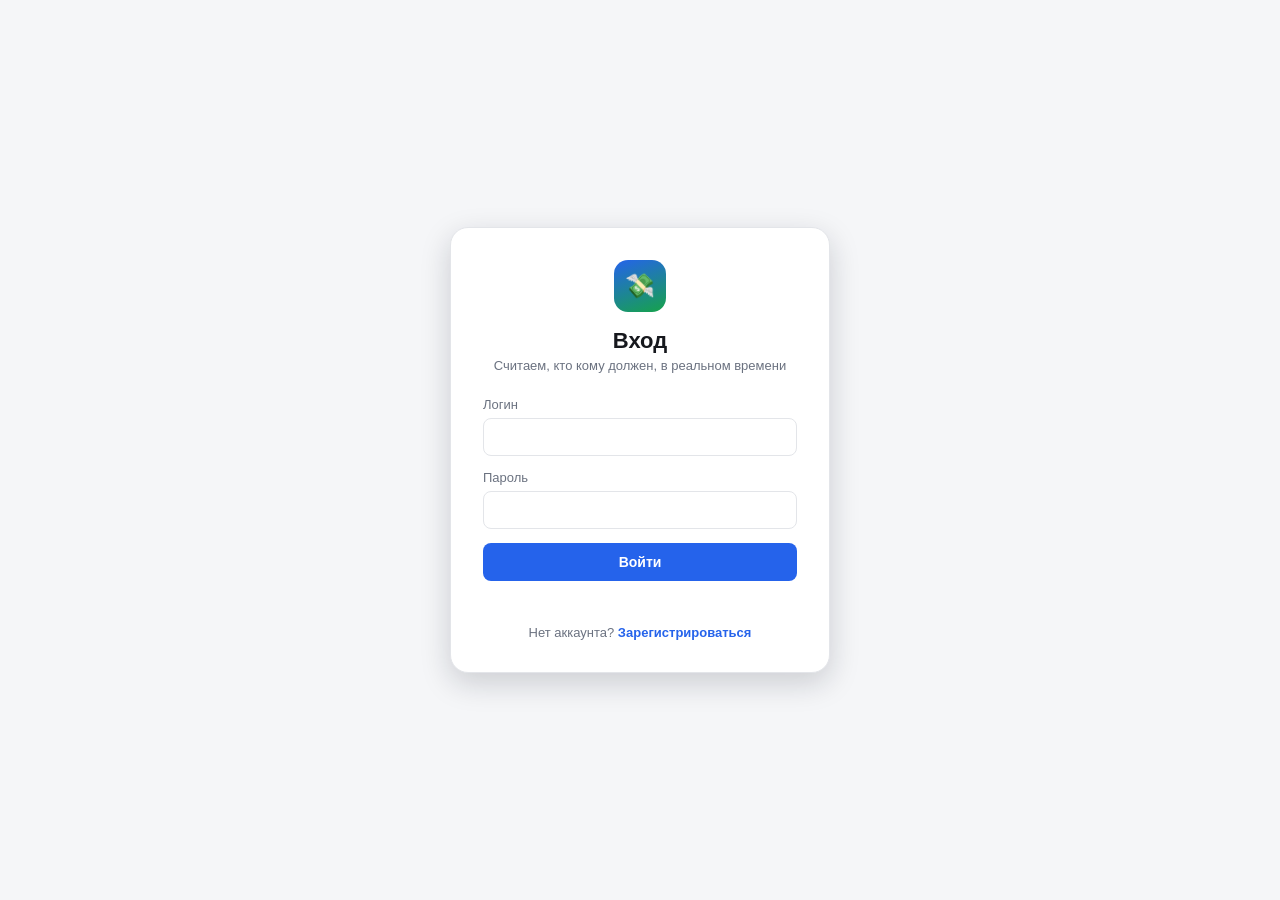
<file: frontend/index.html>
<!DOCTYPE html>
<html lang="ru">
<head>
<meta charset="UTF-8" />
<meta name="viewport" content="width=device-width, initial-scale=1.0" />
<meta name="theme-color" content="#2563eb" />
<title>Мои группы — Сплит-копилка</title>
<link rel="stylesheet" href="css/style.css" />
</head>
<body>
  <header class="topbar">
    <div class="brand"><span class="logo">💸</span> Сплит-копилка</div>
    <div class="topbar-spacer"></div>
    <div class="topbar-actions">
      <span class="muted" id="whoami"></span>
      <button class="text-btn" id="logout-btn">Выйти</button>
    </div>
  </header>

  <main class="page">
    <div class="card" id="join-card" style="display:none">
      <h3 style="margin-top:0">Присоединяемся…</h3>
      <p class="muted" id="join-status">Обрабатываем приглашение…</p>
    </div>

    <div class="page-header">
      <div>
        <h1 class="page-title">Мои группы</h1>
        <div class="page-subtitle">Выберите группу или создайте новую</div>
      </div>
    </div>

    <div class="groups-grid" id="groups-list">
      <div class="empty">Загрузка…</div>
    </div>

    <div class="row" style="align-items:start;margin-top:32px;flex-wrap:wrap">
      <div style="min-width:280px">
        <div class="section-title">Создать новую группу</div>
        <div class="card">
          <form id="create-group-form">
            <div class="field">
              <label for="group-name">Название группы</label>
              <input id="group-name" type="text" placeholder="Например: Сочи 2025" required maxlength="128" />
            </div>
            <div class="field">
              <label>Валюта расходов</label>
              <div class="currency-picker" id="group-currency-picker"></div>
            </div>
            <button class="btn block" type="submit">Создать</button>
            <div class="error" id="create-error"></div>
          </form>
        </div>
      </div>

      <div style="min-width:280px">
        <div class="section-title">Войти по ссылке-приглашению</div>
        <div class="card">
          <form id="join-form">
            <div class="field">
              <label for="invite-code">Код приглашения или ссылка</label>
              <input id="invite-code" type="text" placeholder="Вставьте код или ссылку" required />
            </div>
            <button class="btn secondary block" type="submit">Присоединиться</button>
            <div class="error" id="join-error"></div>
          </form>
        </div>
      </div>
    </div>
  </main>

  <!-- Group settings (opened from a group card's gear icon, before entering the group) -->
  <div class="modal-overlay" id="settings-modal-overlay">
    <div class="modal" id="settings-modal">
      <div class="modal-header">
        <h3>Настройки группы</h3>
        <button class="text-btn" id="settings-modal-close">Закрыть</button>
      </div>

      <form id="settings-form">
        <div class="field">
          <label for="settings-name">Название группы</label>
          <input id="settings-name" type="text" required maxlength="128" />
        </div>
        <div class="field">
          <label>Валюта</label>
          <div class="currency-picker" id="settings-currency-picker"></div>
        </div>
        <button class="btn block" type="submit">Сохранить</button>
        <div class="error" id="settings-error"></div>
      </form>

      <div class="section-title">Участники</div>
      <div class="list-group" id="settings-members-list"></div>

      <div style="margin-top:24px;padding-top:20px;border-top:1px solid var(--separator)">
        <button class="btn danger block" id="delete-group-btn" style="display:none">Удалить группу</button>
        <button class="btn secondary block" id="leave-group-btn" style="display:none">Покинуть группу</button>
      </div>
    </div>
  </div>

  <script src="js/api.js"></script>
  <script src="js/app.js"></script>
</body>
</html>
</file>
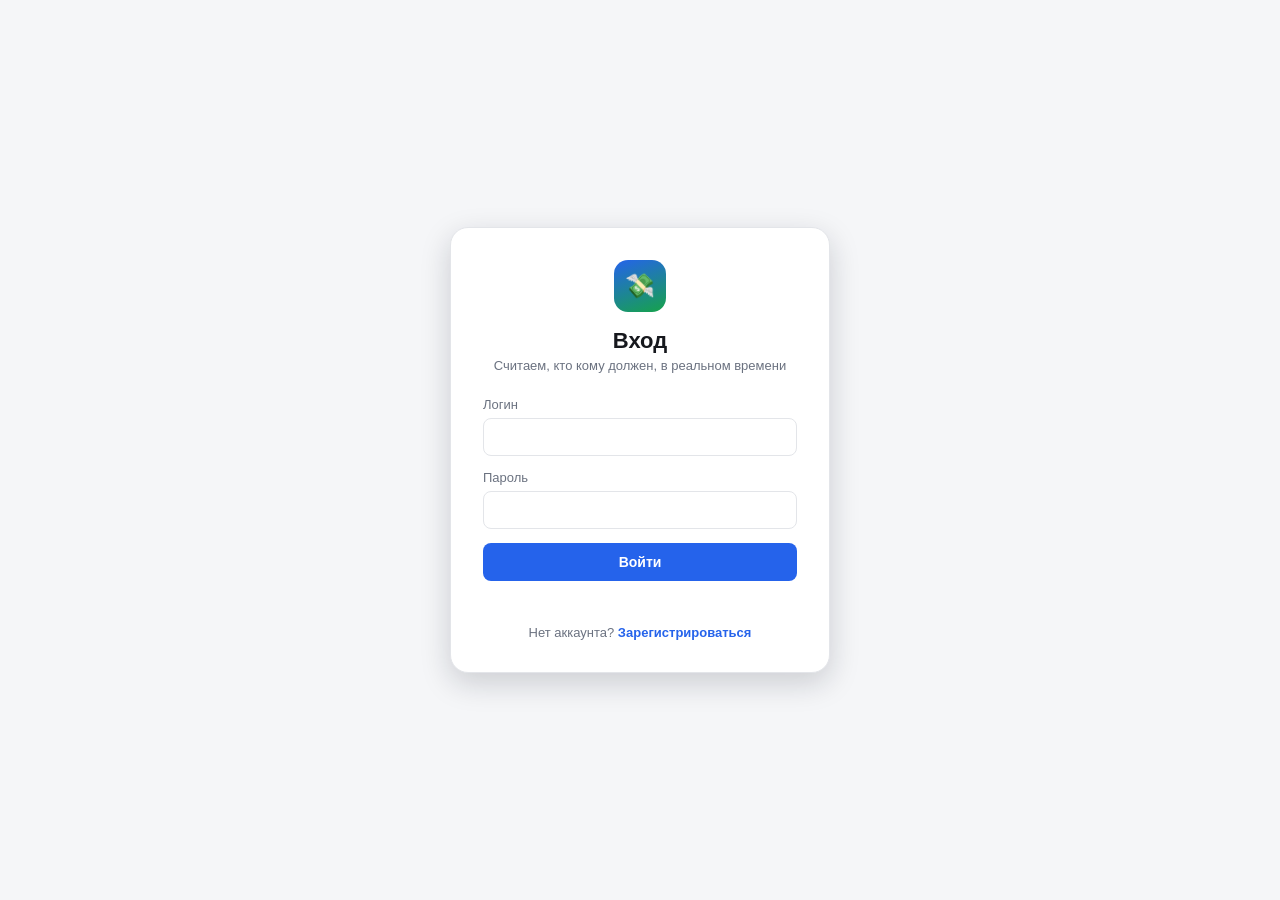
<file: frontend/group.html>
<!DOCTYPE html>
<html lang="ru">
<head>
<meta charset="UTF-8" />
<meta name="viewport" content="width=device-width, initial-scale=1.0" />
<meta name="theme-color" content="#2563eb" />
<title>Группа — Сплит-копилка</title>
<link rel="stylesheet" href="css/style.css" />
</head>
<body>
  <header class="topbar">
    <a href="index.html" class="back-link">← Мои группы</a>
    <div class="topbar-title" id="group-name">Загрузка…</div>
    <div class="topbar-actions">
      <span class="live-status"><span class="live-dot" id="live-dot" title="Статус соединения"></span> live</span>
    </div>
  </header>

  <main class="page">
    <div class="layout-columns">
      <aside>
        <div class="summary-card" id="summary-card">
          <div class="summary-label">Ваш баланс в группе</div>
          <div class="summary-value" id="my-balance">—</div>
          <div class="summary-hint" id="my-balance-hint">Загружаем данные…</div>
        </div>

        <div class="section-title">Участники</div>
        <div class="card">
          <div class="members-row" id="members-list"></div>
        </div>
      </aside>

      <section>
        <div class="toolbar">
          <div class="tabs" style="margin-bottom:0;border-bottom:none">
            <button class="tab-btn active" data-tab="mybalance">Баланс</button>
            <button class="tab-btn" data-tab="expenses">Расходы</button>
            <button class="tab-btn" data-tab="alldebts">Все долги</button>
            <button class="tab-btn" data-tab="analytics">Аналитика</button>
          </div>
          <button class="btn" id="open-expense-btn">+ Добавить трату</button>
        </div>

        <div id="tab-mybalance">
          <div class="list-group" id="mybalance-list"><div class="empty">Загрузка…</div></div>
        </div>

        <div id="tab-expenses" style="display:none">
          <div class="list-group" id="expenses-list"><div class="empty">Загрузка…</div></div>
        </div>

        <div id="tab-alldebts" style="display:none">
          <div class="section-title" style="margin-top:0">Общие задолженности в группе</div>
          <div class="list-group" id="all-debts-list"><div class="empty">Загрузка…</div></div>
        </div>

        <div id="tab-analytics" style="display:none">
          <div class="section-title" style="margin-top:0">Траты по месяцам</div>
          <div class="list-group" id="analytics-list"><div class="empty">Загрузка…</div></div>
        </div>
      </section>
    </div>
  </main>

  <!-- Add expense -->
  <div class="modal-overlay" id="modal-overlay">
    <div class="modal" id="expense-modal">
      <div class="modal-header">
        <h3>Новая трата</h3>
        <button class="text-btn" id="modal-close">Отмена</button>
      </div>

      <form id="expense-form">
        <div class="field">
          <label for="exp-description">Описание</label>
          <input id="exp-description" type="text" placeholder="Например: Ужин в кафе" required maxlength="256" />
        </div>
        <div class="row">
          <div class="field">
            <label for="exp-amount">Сумма</label>
            <input id="exp-amount" type="number" step="0.01" min="0.01" required />
          </div>
          <div class="field">
            <label for="exp-paid-by">Кто заплатил</label>
            <select id="exp-paid-by" required></select>
          </div>
        </div>

        <div class="field">
          <label>Разделить на</label>
          <div class="segmented">
            <input type="radio" name="split-type" id="split-equal" value="equal" checked />
            <label for="split-equal">Поровну</label>
            <input type="radio" name="split-type" id="split-custom" value="custom" />
            <label for="split-custom">Вручную</label>
          </div>
        </div>

        <div class="field">
          <label>Участники траты</label>
          <div id="participants-list"></div>
        </div>

        <button class="btn block" type="submit">Добавить трату</button>
        <div class="error" id="expense-error"></div>
      </form>
    </div>
  </div>

  <!-- Expense detail -->
  <div class="modal-overlay" id="detail-modal-overlay">
    <div class="modal" id="expense-detail-modal">
      <div class="modal-header">
        <h3 id="detail-title">Трата</h3>
        <button class="text-btn" id="detail-modal-close">Закрыть</button>
      </div>
      <div id="detail-body"></div>
    </div>
  </div>

  <script src="js/api.js"></script>
  <script src="js/group.js"></script>
</body>
</html>
</file>
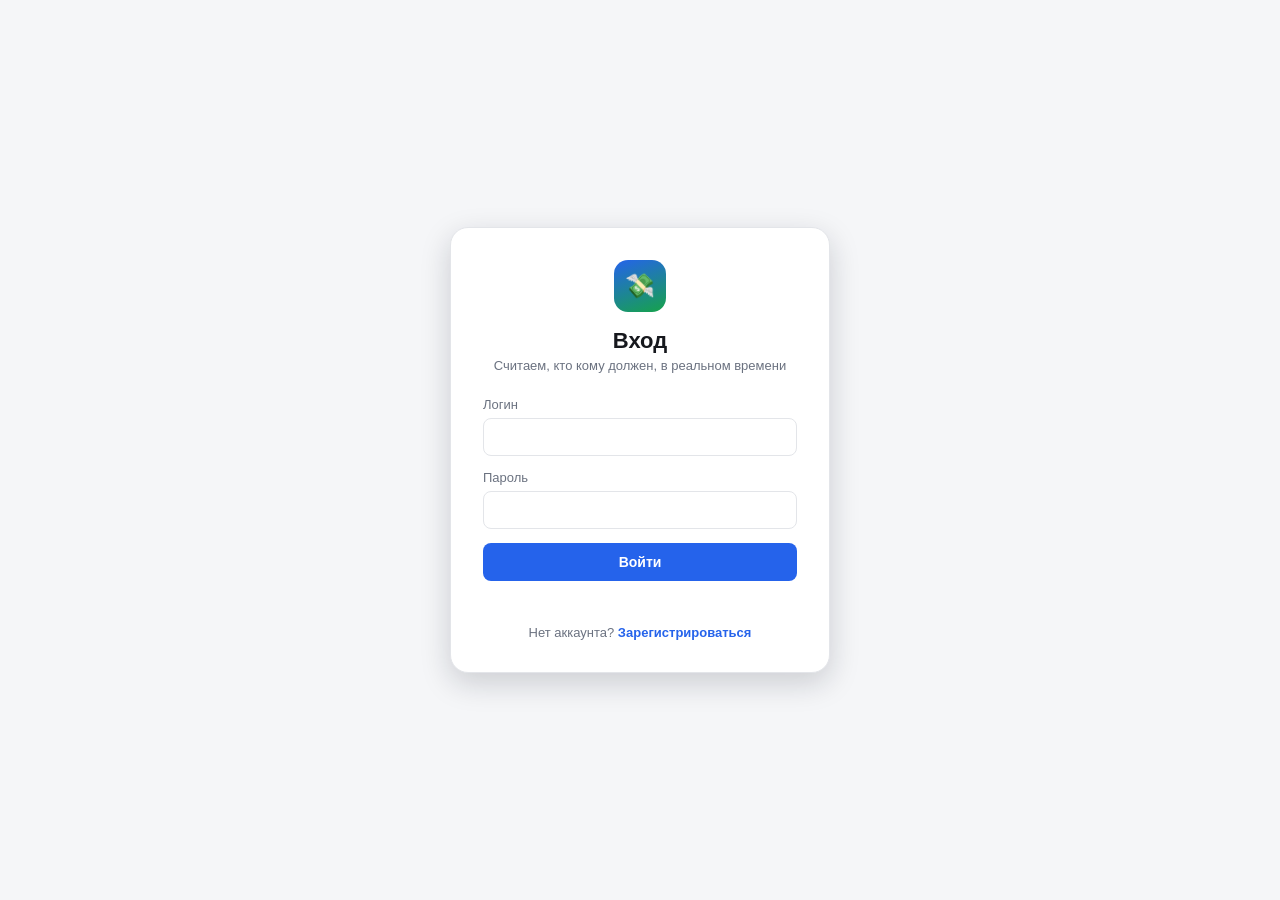
<file: frontend/login.html>
<!DOCTYPE html>
<html lang="ru">
<head>
<meta charset="UTF-8" />
<meta name="viewport" content="width=device-width, initial-scale=1.0" />
<meta name="theme-color" content="#2563eb" />
<title>Вход — Сплит-копилка</title>
<link rel="stylesheet" href="css/style.css" />
</head>
<body>
  <div class="auth-shell">
    <div class="auth-card">
      <div class="auth-logo">💸</div>
      <div class="auth-title">Вход</div>
      <div class="auth-subtitle">Считаем, кто кому должен, в реальном времени</div>

      <form id="login-form">
        <div class="field">
          <label for="username">Логин</label>
          <input id="username" type="text" autocomplete="username" required />
        </div>
        <div class="field">
          <label for="password">Пароль</label>
          <input id="password" type="password" autocomplete="current-password" required />
        </div>
        <button class="btn block" type="submit">Войти</button>
        <div class="error" id="error"></div>
      </form>

      <div class="auth-footer">Нет аккаунта? <a href="register.html">Зарегистрироваться</a></div>
    </div>
  </div>

  <script src="js/api.js"></script>
  <script src="js/login.js"></script>
</body>
</html>
</file>
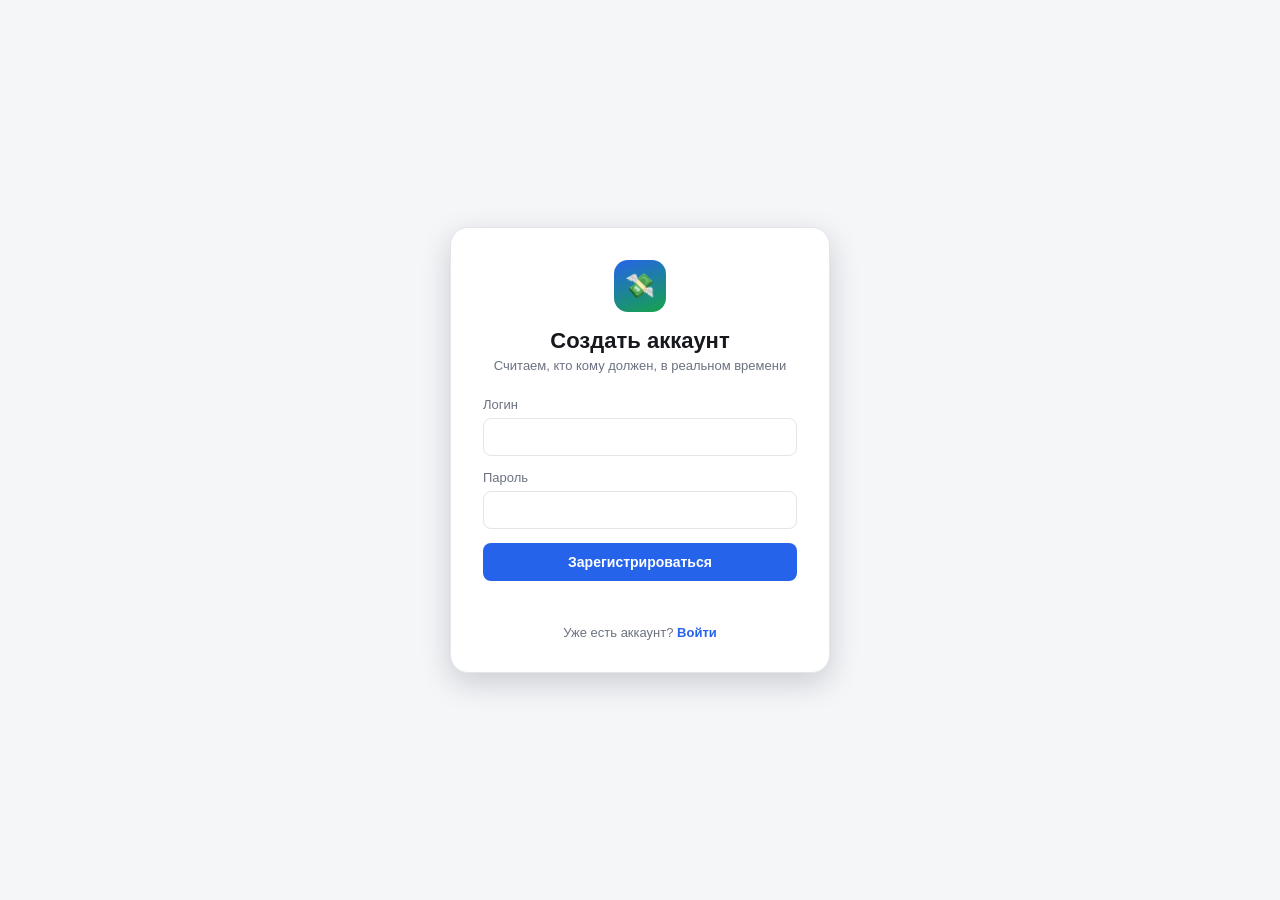
<file: frontend/register.html>
<!DOCTYPE html>
<html lang="ru">
<head>
<meta charset="UTF-8" />
<meta name="viewport" content="width=device-width, initial-scale=1.0" />
<meta name="theme-color" content="#2563eb" />
<title>Регистрация — Сплит-копилка</title>
<link rel="stylesheet" href="css/style.css" />
</head>
<body>
  <div class="auth-shell">
    <div class="auth-card">
      <div class="auth-logo">💸</div>
      <div class="auth-title">Создать аккаунт</div>
      <div class="auth-subtitle">Считаем, кто кому должен, в реальном времени</div>

      <form id="register-form">
        <div class="field">
          <label for="username">Логин</label>
          <input id="username" type="text" autocomplete="username" required minlength="3" maxlength="64" />
        </div>
        <div class="field">
          <label for="password">Пароль</label>
          <input id="password" type="password" autocomplete="new-password" required minlength="4" maxlength="128" />
        </div>
        <button class="btn block" type="submit">Зарегистрироваться</button>
        <div class="error" id="error"></div>
      </form>

      <div class="auth-footer">Уже есть аккаунт? <a href="login.html">Войти</a></div>
    </div>
  </div>

  <script src="js/api.js"></script>
  <script src="js/register.js"></script>
</body>
</html>
</file>
<file: frontend/css/style.css>
/* ===== Design tokens =====
   Kept in one place so the same palette/spacing/radii can be reused
   if this ever gets rebuilt as a native mobile app. */

:root {
  --bg: #f5f6f8;
  --card-bg: #ffffff;
  --fill-secondary: #eef0f3;
  --text: #16181d;
  --text-secondary: #6b7280;
  --separator: #e3e5e9;
  --accent: #2563eb;
  --accent-hover: #1d4ed8;
  --accent-contrast: #ffffff;
  --green: #16a34a;
  --green-bg: rgba(22, 163, 74, 0.1);
  --red: #dc2626;
  --red-bg: rgba(220, 38, 38, 0.1);
  --overlay: rgba(15, 17, 21, 0.5);
  --shadow: 0 1px 2px rgba(16, 24, 40, 0.06), 0 1px 3px rgba(16, 24, 40, 0.06);
  --shadow-lg: 0 10px 30px rgba(16, 24, 40, 0.18);
  --radius-lg: 18px;
  --radius-md: 12px;
  --radius-sm: 8px;
  --content-max: 980px;
  font-family: -apple-system, BlinkMacSystemFont, "Segoe UI", Roboto, "Helvetica Neue", Arial, sans-serif;
}

@media (prefers-color-scheme: dark) {
  :root {
    --bg: #0f1115;
    --card-bg: #1a1c22;
    --fill-secondary: #24262d;
    --text: #f2f3f5;
    --text-secondary: #9aa0aa;
    --separator: #2c2f37;
    --accent: #3b82f6;
    --accent-hover: #60a5fa;
    --green: #34d399;
    --green-bg: rgba(52, 211, 153, 0.14);
    --red: #f87171;
    --red-bg: rgba(248, 113, 113, 0.14);
    --overlay: rgba(0, 0, 0, 0.6);
    --shadow: 0 1px 2px rgba(0, 0, 0, 0.3);
    --shadow-lg: 0 10px 30px rgba(0, 0, 0, 0.5);
  }
}

* {
  box-sizing: border-box;
}

html, body {
  height: 100%;
}

body {
  margin: 0;
  background: var(--bg);
  color: var(--text);
}

a {
  color: inherit;
  text-decoration: none;
}

/* ===== Top navigation ===== */

.topbar {
  position: sticky;
  top: 0;
  z-index: 20;
  display: flex;
  align-items: center;
  gap: 16px;
  padding: 14px 24px;
  background: var(--card-bg);
  border-bottom: 1px solid var(--separator);
}

.topbar .brand {
  display: flex;
  align-items: center;
  gap: 8px;
  font-weight: 700;
  font-size: 17px;
  white-space: nowrap;
}

.topbar .brand .logo {
  width: 28px;
  height: 28px;
  border-radius: 8px;
  background: linear-gradient(160deg, var(--accent), var(--green));
  display: flex;
  align-items: center;
  justify-content: center;
  font-size: 14px;
}

.topbar-title {
  flex: 1;
  font-size: 16px;
  font-weight: 600;
  overflow: hidden;
  text-overflow: ellipsis;
  white-space: nowrap;
}

.topbar-spacer {
  flex: 1;
}

.topbar-actions {
  display: flex;
  align-items: center;
  gap: 12px;
}

/* ===== Member row (settings modal) ===== */

.member-row {
  display: flex;
  align-items: center;
  gap: 10px;
  padding: 11px 16px;
}

.member-row + .member-row {
  border-top: 1px solid var(--separator);
}

.member-row-name {
  flex: 1;
  font-size: 14px;
}

.member-row-tag {
  font-size: 12px;
  color: var(--text-secondary);
}

.member-remove-btn {
  background: none;
  border: none;
  color: var(--red);
  font-size: 13px;
  font-weight: 600;
  cursor: pointer;
  padding: 4px 6px;
}

.member-remove-btn:hover {
  text-decoration: underline;
}

.back-link {
  display: inline-flex;
  align-items: center;
  gap: 4px;
  color: var(--text-secondary);
  font-size: 14px;
  font-weight: 500;
}

.back-link:hover {
  color: var(--accent);
}

/* ===== Page layout ===== */

.page {
  max-width: var(--content-max);
  margin: 0 auto;
  padding: 28px 24px 64px;
}

.page-header {
  display: flex;
  align-items: baseline;
  justify-content: space-between;
  gap: 16px;
  margin-bottom: 20px;
  flex-wrap: wrap;
}

.page-title {
  font-size: 26px;
  font-weight: 700;
  margin: 0;
}

.page-subtitle {
  color: var(--text-secondary);
  font-size: 14px;
  margin-top: 4px;
}

.section-title {
  font-size: 14px;
  font-weight: 600;
  color: var(--text-secondary);
  text-transform: uppercase;
  letter-spacing: 0.03em;
  margin: 28px 0 12px;
}

.section-title:first-child {
  margin-top: 0;
}

/* Two-column layout for the group page: content + sidebar, stacking on narrow screens */

.layout-columns {
  display: grid;
  grid-template-columns: 320px 1fr;
  gap: 24px;
  align-items: start;
}

@media (max-width: 800px) {
  .layout-columns {
    grid-template-columns: 1fr;
  }
}

/* ===== Cards ===== */

.card {
  background: var(--card-bg);
  border: 1px solid var(--separator);
  border-radius: var(--radius-md);
  padding: 20px;
  margin-bottom: 20px;
  box-shadow: var(--shadow);
}

.card h2, .card h3 {
  margin-top: 0;
}

/* ===== Grouped list ===== */

.list-group {
  background: var(--card-bg);
  border: 1px solid var(--separator);
  border-radius: var(--radius-md);
  overflow: hidden;
  box-shadow: var(--shadow);
}

.list-row {
  display: flex;
  align-items: center;
  gap: 10px;
  padding: 14px 18px;
}

.list-row + .list-row {
  border-top: 1px solid var(--separator);
}

a.list-row {
  cursor: pointer;
}

a.list-row:hover {
  background: var(--fill-secondary);
}

.list-row-title {
  flex: 1;
  font-size: 15px;
}

.list-row-chevron {
  color: var(--text-secondary);
  font-size: 16px;
}

.empty {
  text-align: center;
  color: var(--text-secondary);
  padding: 32px 16px;
  font-size: 14px;
}

/* ===== Groups grid (dashboard) ===== */

.groups-grid {
  display: grid;
  grid-template-columns: repeat(auto-fill, minmax(200px, 1fr));
  gap: 14px;
}

.group-card {
  position: relative;
  background: var(--card-bg);
  border: 1px solid var(--separator);
  border-radius: var(--radius-md);
  padding: 18px;
  box-shadow: var(--shadow);
  transition: border-color 0.15s ease, transform 0.1s ease;
}

.group-card:hover {
  border-color: var(--accent);
  transform: translateY(-1px);
}

.group-card-link {
  display: flex;
  flex-direction: column;
  gap: 10px;
}

.group-card-actions {
  position: absolute;
  top: 12px;
  right: 12px;
  display: flex;
  gap: 6px;
}

.group-card-icon-btn {
  width: 26px;
  height: 26px;
  border-radius: 50%;
  background: var(--fill-secondary);
  border: 1px solid var(--separator);
  color: var(--text-secondary);
  display: flex;
  align-items: center;
  justify-content: center;
  font-size: 12px;
  cursor: pointer;
  padding: 0;
  transition: background 0.15s ease, color 0.15s ease;
}

.group-card-icon-btn:hover {
  background: var(--separator);
  color: var(--text);
}

.group-card-icon {
  width: 40px;
  height: 40px;
  border-radius: 10px;
  background: var(--fill-secondary);
  display: flex;
  align-items: center;
  justify-content: center;
  font-size: 17px;
  font-weight: 700;
  color: #fff;
}

.group-card-name {
  font-size: 16px;
  font-weight: 600;
}

.group-card-hint {
  color: var(--accent);
  font-size: 13px;
  font-weight: 500;
}

/* ===== Buttons ===== */

.btn {
  display: inline-flex;
  align-items: center;
  justify-content: center;
  gap: 6px;
  border: none;
  border-radius: var(--radius-sm);
  padding: 11px 18px;
  font-size: 14px;
  font-weight: 600;
  cursor: pointer;
  background: var(--accent);
  color: var(--accent-contrast);
  transition: background 0.15s ease, transform 0.1s ease;
}

.btn:hover {
  background: var(--accent-hover);
}

.btn:active {
  transform: scale(0.98);
}

.btn:disabled {
  opacity: 0.45;
  cursor: not-allowed;
}

.btn.secondary {
  background: var(--fill-secondary);
  color: var(--text);
}

.btn.secondary:hover {
  background: var(--separator);
}

.btn.danger {
  background: var(--red);
}

.btn.small {
  padding: 7px 12px;
  font-size: 13px;
}

.btn.block {
  width: 100%;
}

.text-btn {
  background: none;
  border: none;
  color: var(--accent);
  font-size: 14px;
  font-weight: 600;
  cursor: pointer;
  padding: 6px;
}

.text-btn:hover {
  color: var(--accent-hover);
}

/* ===== Forms ===== */

.field {
  margin-bottom: 14px;
}

.field label {
  display: block;
  font-size: 13px;
  color: var(--text-secondary);
  margin-bottom: 6px;
}

input, select {
  width: 100%;
  padding: 10px 12px;
  border-radius: var(--radius-sm);
  border: 1px solid var(--separator);
  background: var(--card-bg);
  color: var(--text);
  font-size: 14px;
  font-family: inherit;
}

input:focus, select:focus {
  outline: 2px solid var(--accent);
  outline-offset: -1px;
}

input[readonly] {
  color: var(--text-secondary);
}

.row {
  display: flex;
  gap: 10px;
}

.row > * {
  flex: 1;
}

.muted {
  color: var(--text-secondary);
  font-size: 13px;
}

.error {
  color: var(--red);
  font-size: 13px;
  margin-top: 8px;
  min-height: 18px;
}

/* ===== Auth screens ===== */

.auth-shell {
  min-height: 100vh;
  display: flex;
  align-items: center;
  justify-content: center;
  padding: 24px;
}

.auth-card {
  width: 100%;
  max-width: 380px;
  background: var(--card-bg);
  border: 1px solid var(--separator);
  border-radius: var(--radius-lg);
  padding: 32px;
  box-shadow: var(--shadow-lg);
}

.auth-logo {
  width: 52px;
  height: 52px;
  border-radius: 14px;
  background: linear-gradient(160deg, var(--accent), var(--green));
  display: flex;
  align-items: center;
  justify-content: center;
  font-size: 24px;
  margin: 0 auto 16px;
}

.auth-title {
  text-align: center;
  font-size: 22px;
  font-weight: 700;
  margin-bottom: 4px;
}

.auth-subtitle {
  text-align: center;
  color: var(--text-secondary);
  font-size: 13px;
  margin-bottom: 24px;
}

.auth-footer {
  text-align: center;
  margin-top: 18px;
  font-size: 13px;
  color: var(--text-secondary);
}

.auth-footer a {
  color: var(--accent);
  font-weight: 600;
}

/* ===== Segmented control ===== */

.segmented {
  display: inline-flex;
  background: var(--fill-secondary);
  border-radius: 9px;
  padding: 2px;
  gap: 2px;
}

.segmented input {
  display: none;
}

.segmented label {
  min-width: 96px;
  text-align: center;
  padding: 7px 14px;
  border-radius: 7px;
  font-size: 13px;
  font-weight: 600;
  color: var(--text-secondary);
  cursor: pointer;
}

.segmented input:checked + label {
  background: var(--card-bg);
  color: var(--text);
  box-shadow: var(--shadow);
}

/* ===== Currency picker (pill chips instead of a native <select>) ===== */

.currency-picker {
  display: flex;
  flex-wrap: wrap;
  gap: 8px;
}

.currency-picker input {
  display: none;
}

.currency-picker label {
  display: inline-flex;
  align-items: center;
  gap: 5px;
  padding: 8px 14px;
  border-radius: 999px;
  border: 1px solid var(--separator);
  background: var(--fill-secondary);
  color: var(--text-secondary);
  font-size: 13px;
  font-weight: 600;
  cursor: pointer;
  transition: background 0.15s ease, color 0.15s ease, border-color 0.15s ease;
}

.currency-picker .currency-symbol {
  font-size: 15px;
}

.currency-picker input:checked + label {
  background: var(--accent);
  border-color: var(--accent);
  color: #fff;
}

/* ===== Members & invite ===== */

.members-row {
  display: flex;
  flex-wrap: wrap;
  gap: 8px;
}

.member-chip {
  background: var(--fill-secondary);
  border-radius: 999px;
  padding: 6px 12px;
  font-size: 13px;
  font-weight: 500;
}

/* ===== Custom checkbox rows (participant picker) ===== */

.checkbox-row {
  display: flex;
  align-items: center;
  gap: 10px;
  padding: 10px 0;
}

.checkbox-row + .checkbox-row {
  border-top: 1px solid var(--separator);
}

.checkbox-row .participant-name {
  flex: 1;
  font-size: 14px;
}

.checkbox-row input[type="number"] {
  width: 100px;
  padding: 7px 10px;
  font-size: 13px;
}

.ios-checkbox {
  appearance: none;
  -webkit-appearance: none;
  width: 20px;
  height: 20px;
  border-radius: 6px;
  border: 1.5px solid var(--separator);
  display: grid;
  place-items: center;
  cursor: pointer;
  flex-shrink: 0;
}

.ios-checkbox:checked {
  background: var(--accent);
  border-color: var(--accent);
}

.ios-checkbox:checked::after {
  content: "";
  width: 5px;
  height: 9px;
  border: solid white;
  border-width: 0 2px 2px 0;
  transform: rotate(45deg) translate(-1px, -1px);
}

/* ===== Expense rows ===== */

.expense-row {
  padding: 14px 18px;
  display: flex;
  flex-direction: column;
  gap: 4px;
}

.expense-row + .expense-row {
  border-top: 1px solid var(--separator);
}

.expense-head {
  display: flex;
  justify-content: space-between;
  align-items: baseline;
  gap: 8px;
}

.expense-head .desc {
  font-size: 15px;
  font-weight: 600;
  overflow: hidden;
  text-overflow: ellipsis;
  white-space: nowrap;
}

.expense-head .amount {
  font-size: 15px;
  font-weight: 600;
  white-space: nowrap;
}

.expense-meta {
  font-size: 13px;
  color: var(--text-secondary);
}

/* ===== Balance rows & badges ===== */

.badge {
  display: inline-flex;
  align-items: center;
  padding: 4px 10px;
  border-radius: 999px;
  font-size: 13px;
  font-weight: 600;
  white-space: nowrap;
}

.badge.positive {
  background: var(--green-bg);
  color: var(--green);
}

.badge.negative {
  background: var(--red-bg);
  color: var(--red);
}

.badge.neutral {
  background: var(--fill-secondary);
  color: var(--text-secondary);
}

.debt-row {
  display: flex;
  align-items: center;
  justify-content: space-between;
  gap: 10px;
  padding: 14px 18px;
  font-size: 14px;
}

.debt-row + .debt-row {
  border-top: 1px solid var(--separator);
}

.debt-arrow {
  color: var(--text-secondary);
  margin: 0 4px;
}

/* ===== Summary card (group balance headline) ===== */

.summary-card {
  background: linear-gradient(160deg, var(--accent), var(--green));
  border-radius: var(--radius-lg);
  padding: 22px;
  color: #fff;
  margin-bottom: 20px;
  box-shadow: var(--shadow);
}

.summary-card .summary-label {
  font-size: 13px;
  opacity: 0.85;
  margin-bottom: 4px;
}

.summary-card .summary-value {
  font-size: 30px;
  font-weight: 700;
}

.summary-card .summary-hint {
  font-size: 13px;
  opacity: 0.85;
  margin-top: 4px;
}

/* ===== Expense detail scheme ===== */

.scheme-summary {
  display: flex;
  justify-content: space-between;
  align-items: baseline;
  margin-bottom: 4px;
}

.scheme-amount {
  font-size: 22px;
  font-weight: 700;
}

.scheme-meta {
  color: var(--text-secondary);
  font-size: 13px;
  margin-bottom: 18px;
}

.scheme-row {
  display: flex;
  align-items: center;
  justify-content: space-between;
  gap: 10px;
  padding: 11px 0;
  border-top: 1px solid var(--separator);
  font-size: 14px;
}

.scheme-row:first-child {
  border-top: none;
}

.scheme-payer-tag {
  background: var(--green-bg);
  color: var(--green);
  padding: 2px 9px;
  border-radius: 999px;
  font-size: 12px;
  font-weight: 600;
}

.scheme-who {
  display: flex;
  align-items: center;
  gap: 8px;
}

/* ===== Analytics ===== */

.analytics-row {
  padding: 16px 18px;
  display: flex;
  flex-direction: column;
  gap: 10px;
}

.analytics-row + .analytics-row {
  border-top: 1px solid var(--separator);
}

.analytics-month {
  font-weight: 700;
  font-size: 14px;
  text-transform: capitalize;
}

.analytics-bar-label {
  display: flex;
  justify-content: space-between;
  font-size: 12px;
  color: var(--text-secondary);
  margin-bottom: 3px;
}

.analytics-bar-track {
  height: 7px;
  border-radius: 4px;
  background: var(--fill-secondary);
  overflow: hidden;
}

.analytics-bar-fill {
  height: 100%;
  border-radius: 4px;
}

.analytics-bar-fill.group {
  background: var(--accent);
}

.analytics-bar-fill.mine {
  background: var(--green);
}

/* ===== Tabs (plain, above content) ===== */

.tabs {
  display: flex;
  gap: 6px;
  margin-bottom: 16px;
  border-bottom: 1px solid var(--separator);
}

.tab-btn {
  background: none;
  border: none;
  padding: 10px 4px;
  margin-right: 20px;
  font-size: 14px;
  font-weight: 600;
  color: var(--text-secondary);
  cursor: pointer;
  border-bottom: 2px solid transparent;
  margin-bottom: -1px;
}

.tab-btn.active {
  color: var(--accent);
  border-bottom-color: var(--accent);
}

/* ===== Toolbar ===== */

.toolbar {
  display: flex;
  align-items: center;
  justify-content: space-between;
  gap: 12px;
  margin-bottom: 16px;
  flex-wrap: wrap;
}

/* ===== Live status dot ===== */

.live-dot {
  width: 8px;
  height: 8px;
  border-radius: 50%;
  background: var(--text-secondary);
  display: inline-block;
}

.live-dot.on {
  background: var(--green);
  box-shadow: 0 0 0 4px var(--green-bg);
}

.live-status {
  display: flex;
  align-items: center;
  gap: 6px;
  font-size: 13px;
  color: var(--text-secondary);
}

/* ===== Modal dialog (centered, replaces any bottom-sheet pattern) ===== */

.modal-overlay {
  position: fixed;
  inset: 0;
  background: var(--overlay);
  opacity: 0;
  pointer-events: none;
  transition: opacity 0.15s ease;
  z-index: 30;
  display: flex;
  align-items: center;
  justify-content: center;
  padding: 20px;
}

.modal-overlay.open {
  opacity: 1;
  pointer-events: auto;
}

.modal {
  width: 100%;
  max-width: 480px;
  max-height: 88vh;
  overflow-y: auto;
  background: var(--card-bg);
  border-radius: var(--radius-lg);
  padding: 24px;
  box-shadow: var(--shadow-lg);
  transform: translateY(12px) scale(0.98);
  transition: transform 0.15s ease;
}

.modal-overlay.open .modal {
  transform: translateY(0) scale(1);
}

.modal-header {
  display: flex;
  align-items: center;
  justify-content: space-between;
  margin-bottom: 18px;
}

.modal-header h3 {
  margin: 0;
  font-size: 18px;
}
</file>
